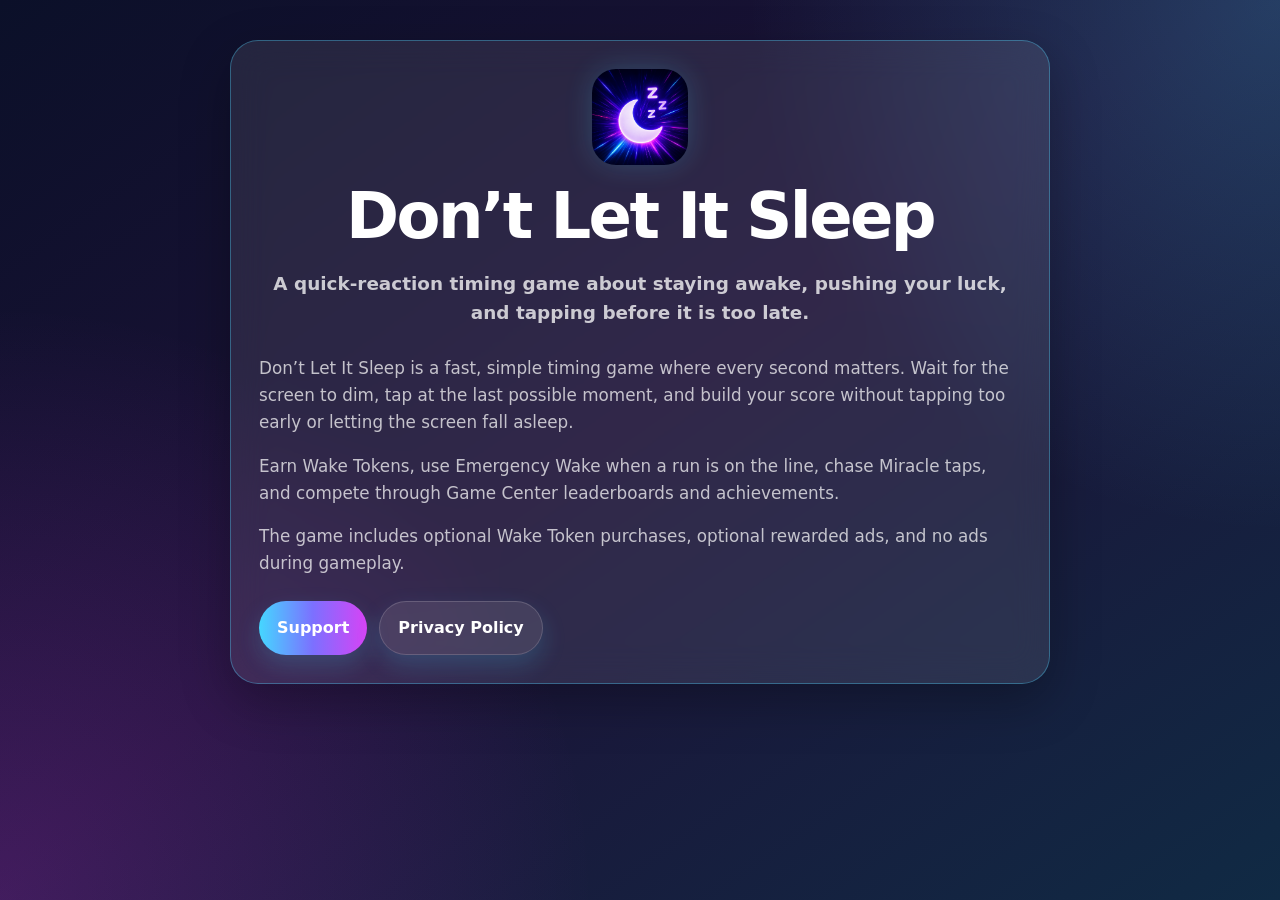
<file: index.html>
<!doctype html>

<html lang="en">
<head>
  <meta charset="utf-8">
  <meta name="viewport" content="width=device-width, initial-scale=1">
  <title>Don’t Let It Sleep</title>
  <style>
    :root {
      --bg-1: #0b1029;
      --bg-2: #1d1238;
      --bg-3: #102a44;
      --card: rgba(255, 255, 255, 0.09);
      --card-border: rgba(78, 214, 255, 0.35);
      --text: #ffffff;
      --muted: rgba(255, 255, 255, 0.72);
      --cyan: #45d7ff;
      --purple: #d743f5;
    }

* {
  box-sizing: border-box;
}

body {
  font-family: -apple-system, BlinkMacSystemFont, "Segoe UI", system-ui, sans-serif;
  max-width: 860px;
  margin: 0 auto;
  padding: 40px 20px;
  line-height: 1.6;
  color: var(--text);
  background:
    radial-gradient(circle at top right, rgba(69, 215, 255, 0.22), transparent 34%),
    radial-gradient(circle at bottom left, rgba(215, 67, 245, 0.20), transparent 38%),
    linear-gradient(145deg, var(--bg-1), var(--bg-2) 48%, var(--bg-3));
  min-height: 100vh;
}

.card {
  background: var(--card);
  border: 1.5px solid var(--card-border);
  border-radius: 28px;
  padding: 28px;
  box-shadow: 0 18px 50px rgba(0, 0, 0, 0.28);
  backdrop-filter: blur(18px);
}

.brand-icon {
  width: 96px;
  height: 96px;
  border-radius: 24px;
  display: grid;
  place-items: center;
  margin: 0 auto 18px;
  background: rgba(69, 215, 255, 0.10);
  box-shadow: 0 0 28px rgba(69, 215, 255, 0.20);
  overflow: hidden;
}

.brand-icon img {
  width: 100%;
  height: 100%;
  object-fit: cover;
  display: block;
}

h1 {
  margin: 0 0 12px;
  text-align: center;
  color: var(--text);
  font-size: clamp(2.1rem, 6vw, 4rem);
  line-height: 1.05;
  letter-spacing: -0.04em;
  font-weight: 900;
}

p {
  color: var(--muted);
  font-size: 1.05rem;
}

strong {
  color: var(--text);
}

a {
  color: var(--cyan);
  font-weight: 800;
  text-decoration: none;
}

a:hover {
  text-decoration: underline;
}

.tagline {
  text-align: center;
  color: rgba(255, 255, 255, 0.76);
  font-size: 1.15rem;
  font-weight: 800;
  margin-bottom: 28px;
}

.button-row {
  display: flex;
  flex-wrap: wrap;
  gap: 12px;
  margin-top: 24px;
}

.button {
  display: inline-flex;
  align-items: center;
  justify-content: center;
  padding: 13px 18px;
  border-radius: 999px;
  color: white;
  font-weight: 900;
  text-decoration: none;
  background: linear-gradient(90deg, var(--cyan), #7c70ff, var(--purple));
  box-shadow: 0 10px 24px rgba(69, 215, 255, 0.18);
}

.button.secondary {
  background: rgba(255, 255, 255, 0.10);
  border: 1px solid rgba(255, 255, 255, 0.16);
}

@media (max-width: 560px) {
  body {
    padding: 24px 14px;
  }

  .card {
    padding: 22px;
    border-radius: 24px;
  }

  .button-row {
    flex-direction: column;
  }

  .button {
    width: 100%;
  }
}

  </style>
</head>
<body>
  <div class="card">
    <div class="brand-icon" aria-hidden="true">
      <img src="dont-let-it-sleep-site/dlis-logo2.jpg" alt="">
    </div>

<h1>Don’t Let It Sleep</h1>

<p class="tagline">
  A quick-reaction timing game about staying awake, pushing your luck, and tapping before it is too late.
</p>

<p>
  Don’t Let It Sleep is a fast, simple timing game where every second matters. Wait for the screen to dim, tap at the last possible moment, and build your score without tapping too early or letting the screen fall asleep.
</p>

<p>
  Earn Wake Tokens, use Emergency Wake when a run is on the line, chase Miracle taps, and compete through Game Center leaderboards and achievements.
</p>

<p>
  The game includes optional Wake Token purchases, optional rewarded ads, and no ads during gameplay.
</p>

<div class="button-row">
  <a class="button" href="dont-let-it-sleep-site/support.html">Support</a>
  <a class="button secondary" href="dont-let-it-sleep-site/privacy.html">Privacy Policy</a>
</div>

  </div>
</body>
</html>
</file>
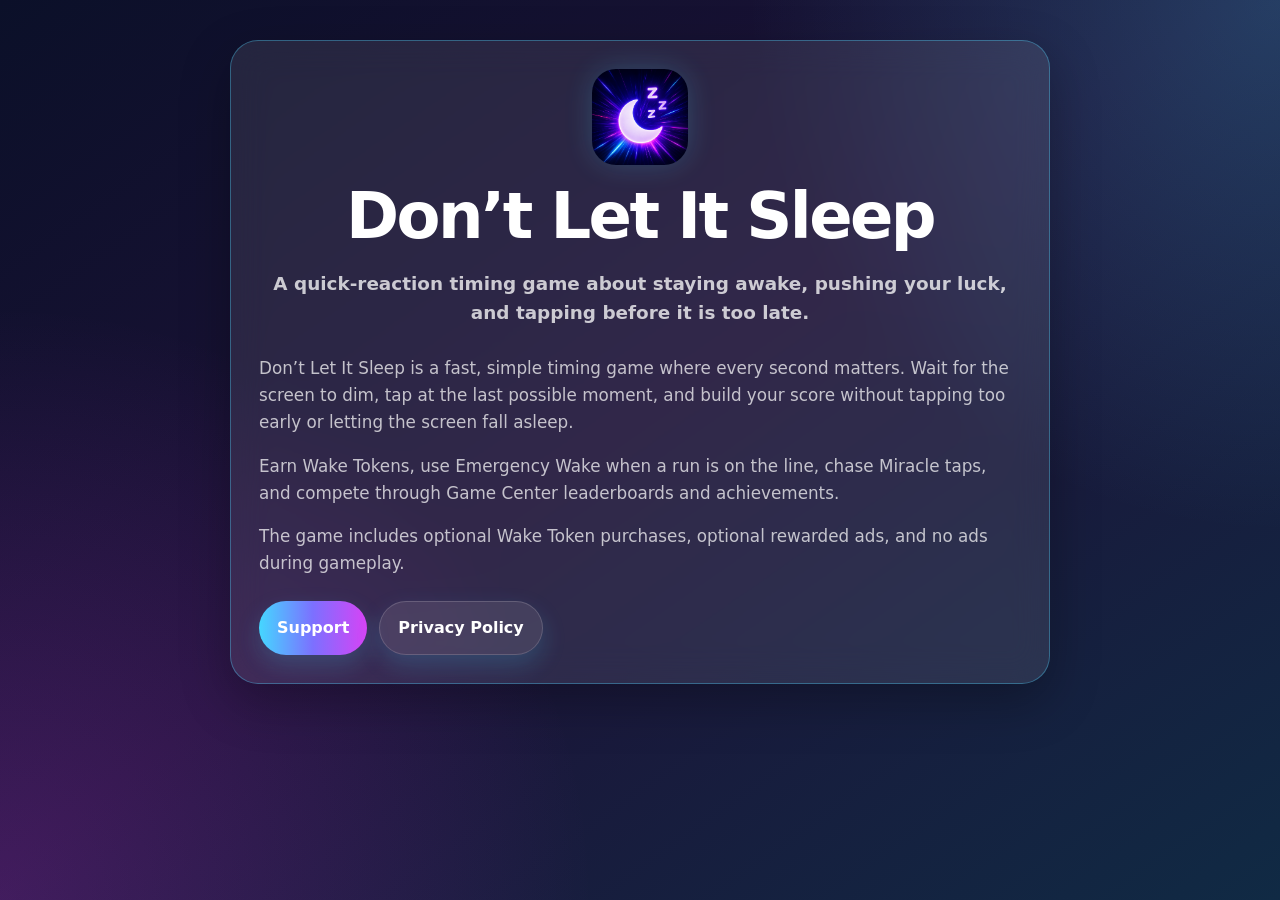
<file: dont-let-it-sleep-site/index.html>
<!doctype html>

<html lang="en">
<head>
  <meta charset="utf-8">
  <meta name="viewport" content="width=device-width, initial-scale=1">
  <title>Don’t Let It Sleep</title>
  <style>
    :root {
      --bg-1: #0b1029;
      --bg-2: #1d1238;
      --bg-3: #102a44;
      --card: rgba(255, 255, 255, 0.09);
      --card-border: rgba(78, 214, 255, 0.35);
      --text: #ffffff;
      --muted: rgba(255, 255, 255, 0.72);
      --cyan: #45d7ff;
      --purple: #d743f5;
    }

* {
  box-sizing: border-box;
}

body {
  font-family: -apple-system, BlinkMacSystemFont, "Segoe UI", system-ui, sans-serif;
  max-width: 860px;
  margin: 0 auto;
  padding: 40px 20px;
  line-height: 1.6;
  color: var(--text);
  background:
    radial-gradient(circle at top right, rgba(69, 215, 255, 0.22), transparent 34%),
    radial-gradient(circle at bottom left, rgba(215, 67, 245, 0.20), transparent 38%),
    linear-gradient(145deg, var(--bg-1), var(--bg-2) 48%, var(--bg-3));
  min-height: 100vh;
}

.card {
  background: var(--card);
  border: 1.5px solid var(--card-border);
  border-radius: 28px;
  padding: 28px;
  box-shadow: 0 18px 50px rgba(0, 0, 0, 0.28);
  backdrop-filter: blur(18px);
}

.brand-icon {
  width: 96px;
  height: 96px;
  border-radius: 24px;
  display: grid;
  place-items: center;
  margin: 0 auto 18px;
  background: rgba(69, 215, 255, 0.10);
  box-shadow: 0 0 28px rgba(69, 215, 255, 0.20);
  overflow: hidden;
}

.brand-icon img {
  width: 100%;
  height: 100%;
  object-fit: cover;
  display: block;
}

h1 {
  margin: 0 0 12px;
  text-align: center;
  color: var(--text);
  font-size: clamp(2.1rem, 6vw, 4rem);
  line-height: 1.05;
  letter-spacing: -0.04em;
  font-weight: 900;
}

p {
  color: var(--muted);
  font-size: 1.05rem;
}

strong {
  color: var(--text);
}

a {
  color: var(--cyan);
  font-weight: 800;
  text-decoration: none;
}

a:hover {
  text-decoration: underline;
}

.tagline {
  text-align: center;
  color: rgba(255, 255, 255, 0.76);
  font-size: 1.15rem;
  font-weight: 800;
  margin-bottom: 28px;
}

.button-row {
  display: flex;
  flex-wrap: wrap;
  gap: 12px;
  margin-top: 24px;
}

.button {
  display: inline-flex;
  align-items: center;
  justify-content: center;
  padding: 13px 18px;
  border-radius: 999px;
  color: white;
  font-weight: 900;
  text-decoration: none;
  background: linear-gradient(90deg, var(--cyan), #7c70ff, var(--purple));
  box-shadow: 0 10px 24px rgba(69, 215, 255, 0.18);
}

.button.secondary {
  background: rgba(255, 255, 255, 0.10);
  border: 1px solid rgba(255, 255, 255, 0.16);
}

@media (max-width: 560px) {
  body {
    padding: 24px 14px;
  }

  .card {
    padding: 22px;
    border-radius: 24px;
  }

  .button-row {
    flex-direction: column;
  }

  .button {
    width: 100%;
  }
}

  </style>
</head>
<body>
  <div class="card">
    <div class="brand-icon" aria-hidden="true">
      <img src="dlis-logo2.jpg" alt="">
    </div>

<h1>Don’t Let It Sleep</h1>

<p class="tagline">
  A quick-reaction timing game about staying awake, pushing your luck, and tapping before it is too late.
</p>

<p>
  Don’t Let It Sleep is a fast, simple timing game where every second matters. Wait for the screen to dim, tap at the last possible moment, and build your score without tapping too early or letting the screen fall asleep.
</p>

<p>
  Earn Wake Tokens, use Emergency Wake when a run is on the line, chase Miracle taps, and compete through Game Center leaderboards and achievements.
</p>

<p>
  The game includes optional Wake Token purchases, optional rewarded ads, and no ads during gameplay.
</p>

<div class="button-row">
  <a class="button" href="support.html">Support</a>
  <a class="button secondary" href="privacy.html">Privacy Policy</a>
</div>

  </div>
</body>
</html>
</file>
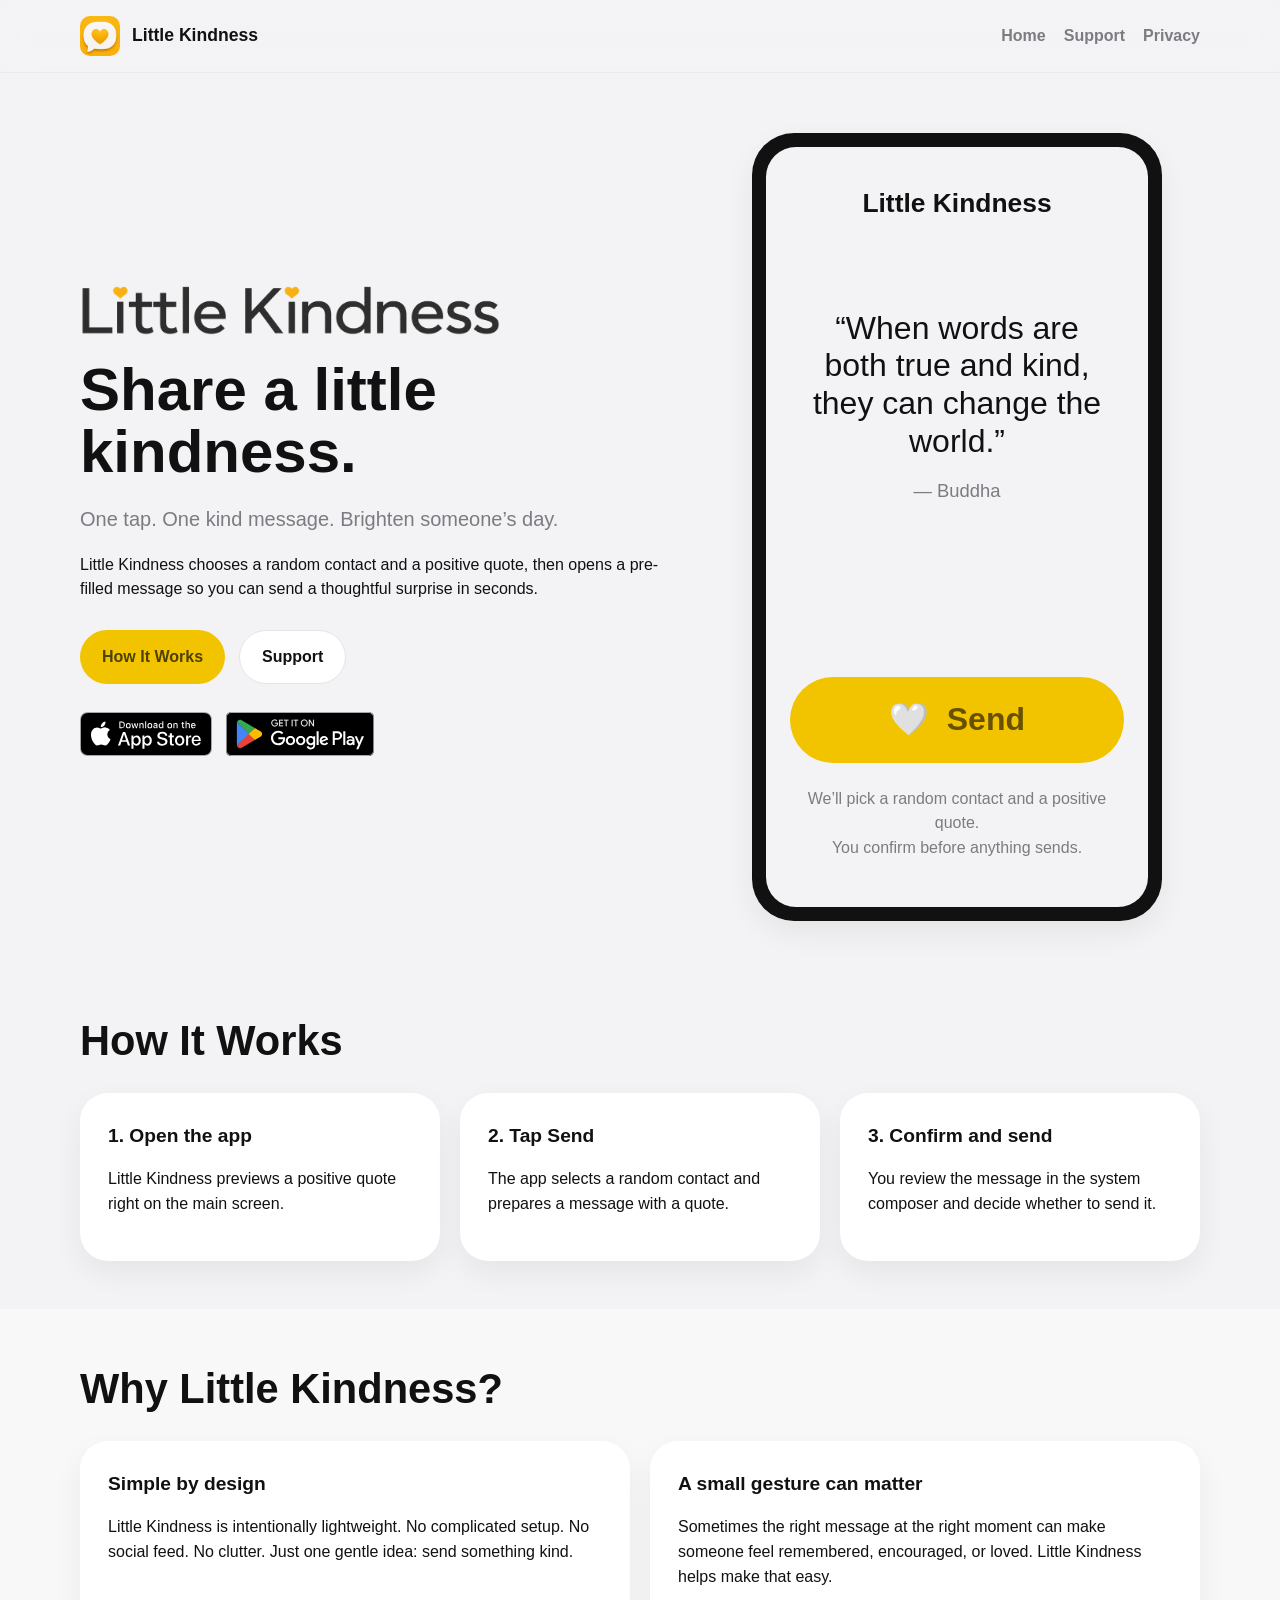
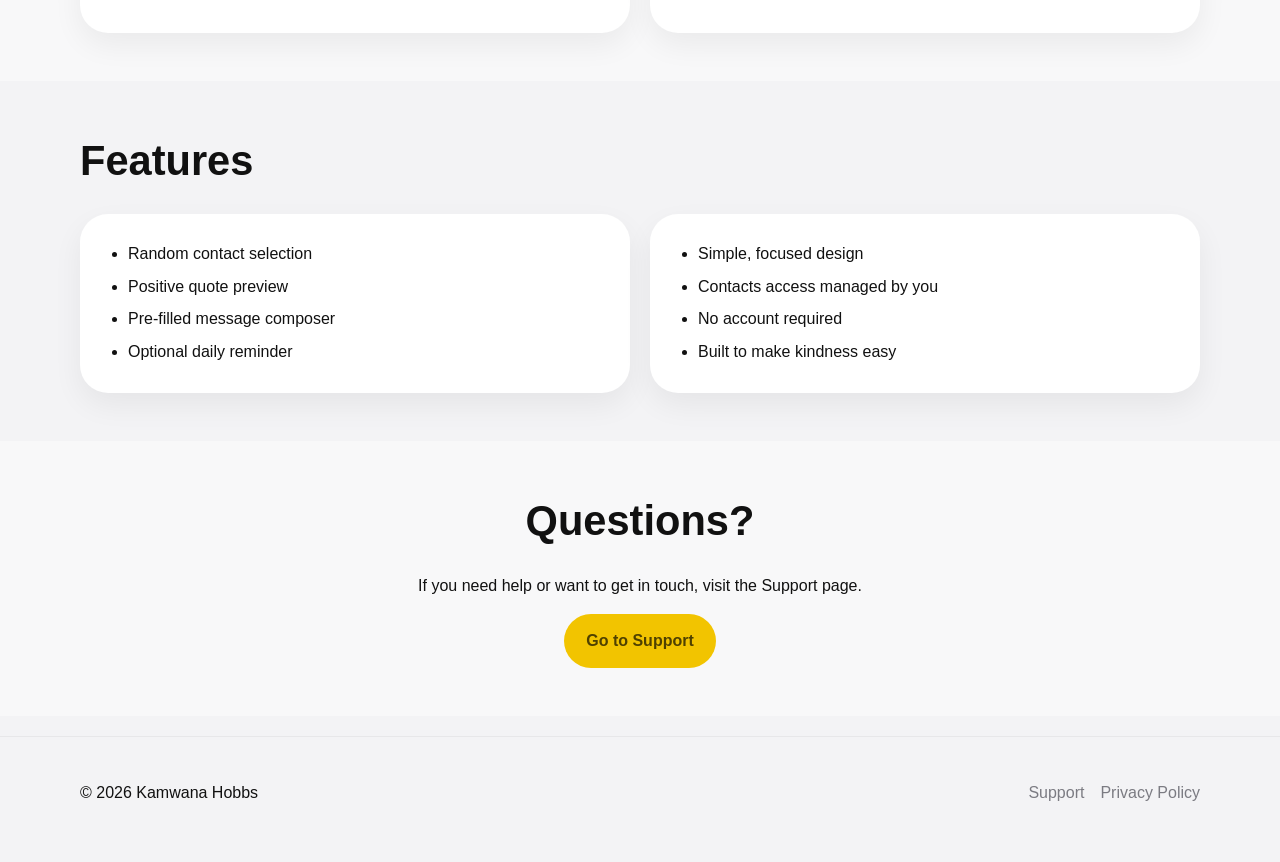
<file: little-kindness/index.html>
<!DOCTYPE html>

<html lang="en">
<head>
  <meta charset="UTF-8" />
  <meta name="viewport" content="width=device-width, initial-scale=1.0" />
  <title>Little Kindness</title>
  <meta name="description" content="Little Kindness helps you share a little kindness with one tap by sending a positive quote to someone in your contacts." />
  <link rel="stylesheet" href="styles.css" />
</head>
<body>
  <header class="site-header">
    <div class="container nav">
      <a href="index.html" class="brand">
        <img src="assets/little-kindness-icon.png" alt="Little Kindness app icon" class="brand-icon" />
        <span>Little Kindness</span>
      </a>
      <nav class="nav-links">
        <a href="index.html">Home</a>
        <a href="support.html">Support</a>
        <a href="privacy.html">Privacy</a>
      </nav>
    </div>
  </header>

  <main>
    <section class="hero">
      <div class="container hero-grid">
        <div class="hero-copy">
          <img src="assets/little-kindness-logo.png" alt="Little Kindness logo" class="hero-logo" />
          <h1>Share a little kindness.</h1>
          <p class="hero-subtitle">
            One tap. One kind message. Brighten someone’s day.
          </p>
          <p>
            Little Kindness chooses a random contact and a positive quote, then opens a pre-filled message so you can send a thoughtful surprise in seconds.
          </p>

      <div class="button-row">
        <!-- <a href="#" class="btn btn-primary">Download on the App Store</a> -->
        <!-- <a href="#" class="btn btn-secondary">Get it on Google Play</a> -->
        <a href="#how-it-works" class="btn btn-primary">How It Works</a>
        <a href="support.html" class="btn btn-secondary">Support</a>
      </div>
        
      <div class="button-row">
        <a href="https://apps.apple.com/us/app/little-kindness/id6783575321">
  <img 
  src="assets/Download_on_the_App_Store_Badge_US-UK_RGB_blk_092917.svg" 
    alt="Download on the App Store" 
    style="height: 44px; width: auto;"
  >
</a>

<!-- <a href="https://play.google.com/store/apps/details?id=com.kamhobbs.littlekindness"> -->
  <a href="https://tinyurl.com/little-kindness">      
  <img 
    src="assets/GetItOnGooglePlay_Badge_Web_color_English.svg" 
    alt="Get It on Google Play Badge" 
    style="height: 44px; width: auto;"
  >
</a>
      </div>

    </div>

    <div class="hero-phone">
      <div class="phone-frame">
        <div class="phone-screen">
          <div class="mock-header">Little Kindness</div>
          <div class="mock-quote">
            <p class="quote-text">“When words are both true and kind, they can change the world.”</p>
            <p class="quote-author">— Buddha</p>
          </div>
          <div class="mock-button">🤍&nbsp;&nbsp;Send</div>
          <p class="mock-footer">
            We’ll pick a random contact and a positive quote.<br />
            You confirm before anything sends.
          </p>
        </div>
      </div>
    </div>
  </div>
</section>

<section class="section" id="how-it-works">
  <div class="container">
    <h2>How It Works</h2>
    <div class="card-grid three-up">
      <div class="card">
        <h3>1. Open the app</h3>
        <p>Little Kindness previews a positive quote right on the main screen.</p>
      </div>
      <div class="card">
        <h3>2. Tap Send</h3>
        <p>The app selects a random contact and prepares a message with a quote.</p>
      </div>
      <div class="card">
        <h3>3. Confirm and send</h3>
        <p>You review the message in the system composer and decide whether to send it.</p>
      </div>
    </div>
  </div>
</section>

<section class="section alt-bg">
  <div class="container">
    <h2>Why Little Kindness?</h2>
    <div class="card-grid two-up">
      <div class="card">
        <h3>Simple by design</h3>
        <p>
          Little Kindness is intentionally lightweight. No complicated setup. No social feed. No clutter. Just one gentle idea: send something kind.
        </p>
      </div>
      <div class="card">
        <h3>A small gesture can matter</h3>
        <p>
          Sometimes the right message at the right moment can make someone feel remembered, encouraged, or loved. Little Kindness helps make that easy.
        </p>
      </div>
    </div>
  </div>
</section>

<section class="section">
  <div class="container">
    <h2>Features</h2>
    <div class="card-grid two-up">
      <div class="card">
        <ul class="feature-list">
          <li>Random contact selection</li>
          <li>Positive quote preview</li>
          <li>Pre-filled message composer</li>
          <li>Optional daily reminder</li>
        </ul>
      </div>
      <div class="card">
        <ul class="feature-list">
          <li>Simple, focused design</li>
          <li>Contacts access managed by you</li>
          <li>No account required</li>
          <li>Built to make kindness easy</li>
        </ul>
      </div>
    </div>
  </div>
</section>

<section class="section alt-bg">
  <div class="container centered">
    <h2>Questions?</h2>
    <p>If you need help or want to get in touch, visit the Support page.</p>
    <a href="support.html" class="btn btn-primary">Go to Support</a>
  </div>
</section>

  </main>

  <footer class="site-footer">
    <div class="container footer-inner">
      <p>© 2026 Kamwana Hobbs</p>
      <div class="footer-links">
        <a href="support.html">Support</a>
        <a href="privacy.html">Privacy Policy</a>
      </div>
    </div>
  </footer>
</body>
</html>
</file>
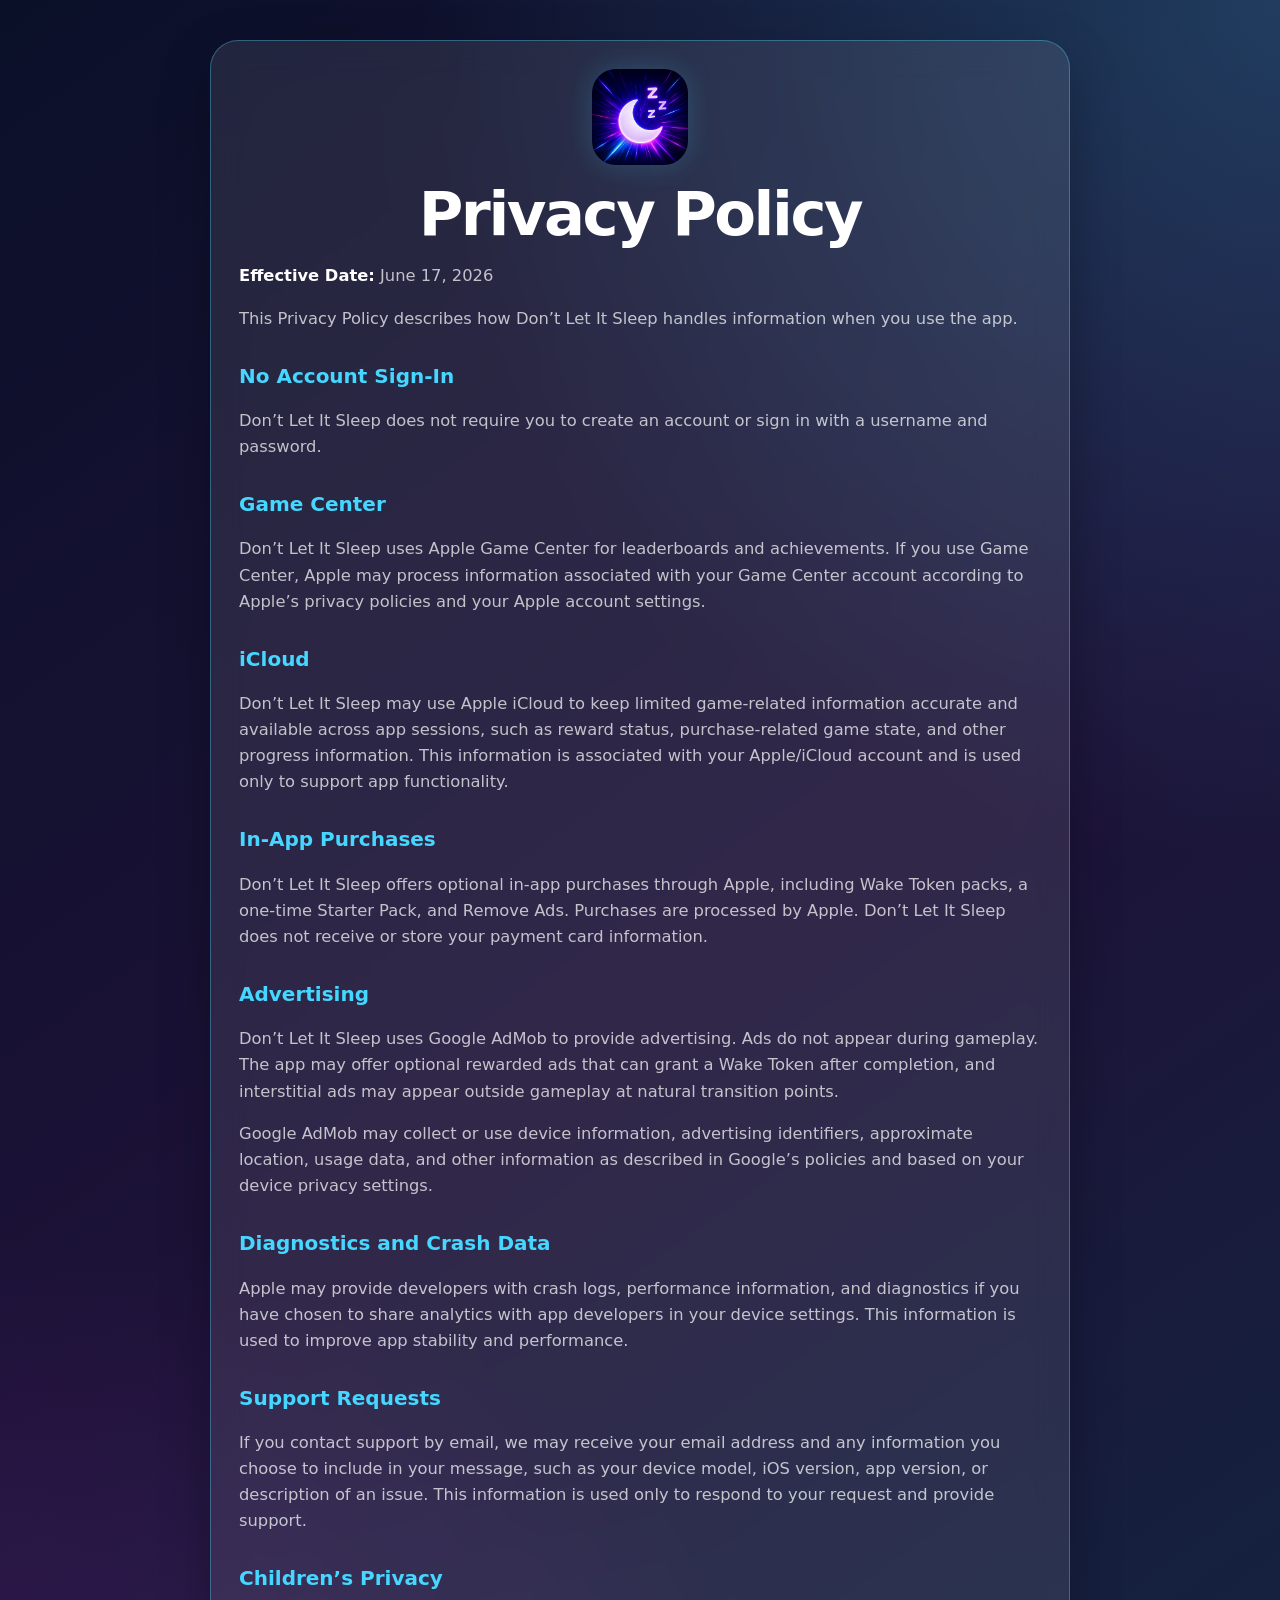
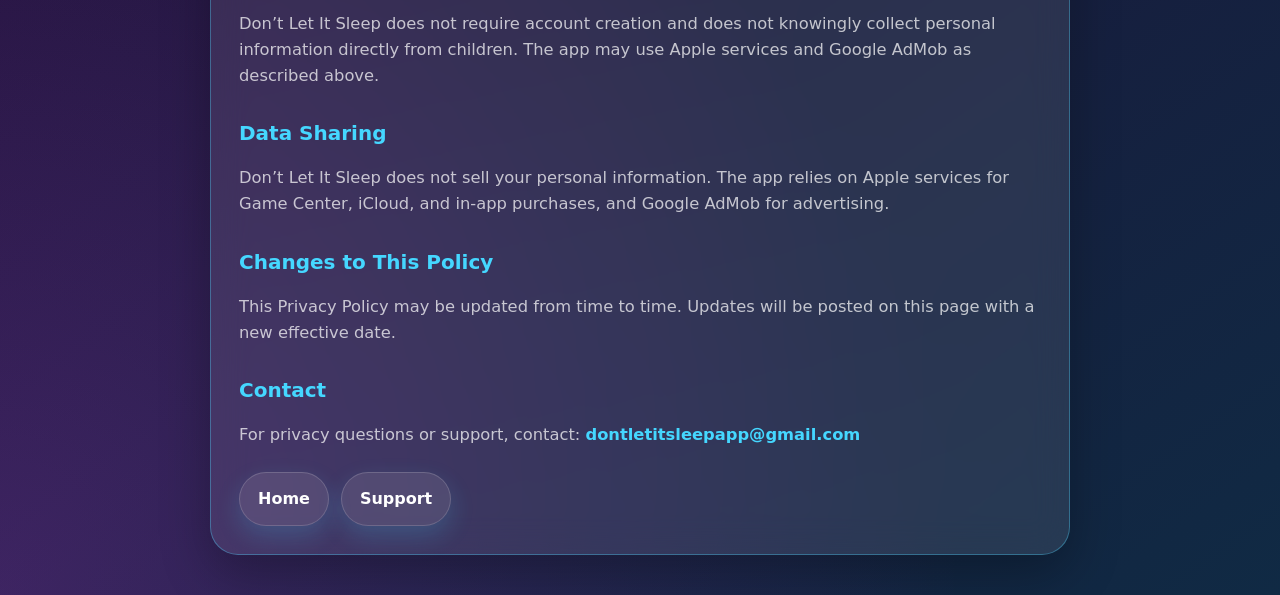
<file: dont-let-it-sleep-site/privacy.html>
<!doctype html>

<html lang="en">
<head>
  <meta charset="utf-8">
  <meta name="viewport" content="width=device-width, initial-scale=1">
  <title>Don’t Let It Sleep Privacy Policy</title>
  <style>
    :root {
      --bg-1: #0b1029;
      --bg-2: #1d1238;
      --bg-3: #102a44;
      --card: rgba(255, 255, 255, 0.09);
      --card-border: rgba(78, 214, 255, 0.35);
      --text: #ffffff;
      --muted: rgba(255, 255, 255, 0.72);
      --cyan: #45d7ff;
      --purple: #d743f5;
    }
    
* {
  box-sizing: border-box;
}

body {
  font-family: -apple-system, BlinkMacSystemFont, "Segoe UI", system-ui, sans-serif;
  max-width: 900px;
  margin: 0 auto;
  padding: 40px 20px;
  line-height: 1.6;
  color: var(--text);
  background:
    radial-gradient(circle at top right, rgba(69, 215, 255, 0.22), transparent 34%),
    radial-gradient(circle at bottom left, rgba(215, 67, 245, 0.20), transparent 38%),
    linear-gradient(145deg, var(--bg-1), var(--bg-2) 48%, var(--bg-3));
  min-height: 100vh;
}

.card {
  background: var(--card);
  border: 1.5px solid var(--card-border);
  border-radius: 28px;
  padding: 28px;
  box-shadow: 0 18px 50px rgba(0, 0, 0, 0.28);
  backdrop-filter: blur(18px);
}

.brand-icon {
  width: 96px;
  height: 96px;
  border-radius: 24px;
  display: grid;
  place-items: center;
  margin: 0 auto 18px;
  background: rgba(69, 215, 255, 0.10);
  box-shadow: 0 0 28px rgba(69, 215, 255, 0.20);
  overflow: hidden;
}

.brand-icon img {
  width: 100%;
  height: 100%;
  object-fit: cover;
  display: block;
}

h1 {
  margin: 0 0 12px;
  text-align: center;
  color: var(--text);
  font-size: clamp(2.1rem, 6vw, 3.8rem);
  line-height: 1.05;
  letter-spacing: -0.04em;
  font-weight: 900;
}

h2 {
  color: var(--cyan);
  margin-top: 28px;
  margin-bottom: 8px;
  font-size: 1.25rem;
}

p {
  color: var(--muted);
  font-size: 1.02rem;
}

strong {
  color: var(--text);
}

a {
  color: var(--cyan);
  font-weight: 800;
  text-decoration: none;
}

a:hover {
  text-decoration: underline;
}

.button-row {
  display: flex;
  flex-wrap: wrap;
  gap: 12px;
  margin-top: 24px;
}

.button {
  display: inline-flex;
  align-items: center;
  justify-content: center;
  padding: 13px 18px;
  border-radius: 999px;
  color: white;
  font-weight: 900;
  text-decoration: none;
  background: linear-gradient(90deg, var(--cyan), #7c70ff, var(--purple));
  box-shadow: 0 10px 24px rgba(69, 215, 255, 0.18);
}

.button.secondary {
  background: rgba(255, 255, 255, 0.10);
  border: 1px solid rgba(255, 255, 255, 0.16);
}

@media (max-width: 560px) {
  body {
    padding: 24px 14px;
  }

  .card {
    padding: 22px;
    border-radius: 24px;
  }

  .button-row {
    flex-direction: column;
  }

  .button {
    width: 100%;
  }
}

  </style>
</head>
<body>
  <div class="card">
    <div class="brand-icon" aria-hidden="true">
      <img src="dlis-logo2.jpg" alt="">
    </div>

<h1>Privacy Policy</h1>

<p><strong>Effective Date:</strong> June 17, 2026</p>

<p>
  This Privacy Policy describes how Don’t Let It Sleep handles information when you use the app.
</p>

<h2>No Account Sign-In</h2>
<p>
  Don’t Let It Sleep does not require you to create an account or sign in with a username and password.
</p>

<h2>Game Center</h2>
<p>
  Don’t Let It Sleep uses Apple Game Center for leaderboards and achievements. If you use Game Center, Apple may process information associated with your Game Center account according to Apple’s privacy policies and your Apple account settings.
</p>

<h2>iCloud</h2>
<p>
  Don’t Let It Sleep may use Apple iCloud to keep limited game-related information accurate and available across app sessions, such as reward status, purchase-related game state, and other progress information. This information is associated with your Apple/iCloud account and is used only to support app functionality.
</p>

<h2>In-App Purchases</h2>
<p>
  Don’t Let It Sleep offers optional in-app purchases through Apple, including Wake Token packs, a one-time Starter Pack, and Remove Ads. Purchases are processed by Apple. Don’t Let It Sleep does not receive or store your payment card information.
</p>

<h2>Advertising</h2>
<p>
  Don’t Let It Sleep uses Google AdMob to provide advertising. Ads do not appear during gameplay. The app may offer optional rewarded ads that can grant a Wake Token after completion, and interstitial ads may appear outside gameplay at natural transition points.
</p>

<p>
  Google AdMob may collect or use device information, advertising identifiers, approximate location, usage data, and other information as described in Google’s policies and based on your device privacy settings.
</p>

<h2>Diagnostics and Crash Data</h2>
<p>
  Apple may provide developers with crash logs, performance information, and diagnostics if you have chosen to share analytics with app developers in your device settings. This information is used to improve app stability and performance.
</p>

<h2>Support Requests</h2>
<p>
  If you contact support by email, we may receive your email address and any information you choose to include in your message, such as your device model, iOS version, app version, or description of an issue. This information is used only to respond to your request and provide support.
</p>

<h2>Children’s Privacy</h2>
<p>
  Don’t Let It Sleep does not require account creation and does not knowingly collect personal information directly from children. The app may use Apple services and Google AdMob as described above.
</p>

<h2>Data Sharing</h2>
<p>
  Don’t Let It Sleep does not sell your personal information. The app relies on Apple services for Game Center, iCloud, and in-app purchases, and Google AdMob for advertising.
</p>

<h2>Changes to This Policy</h2>
<p>
  This Privacy Policy may be updated from time to time. Updates will be posted on this page with a new effective date.
</p>

<h2>Contact</h2>
<p>
  For privacy questions or support, contact:
  <a href="mailto:dontletitsleepapp@gmail.com">dontletitsleepapp@gmail.com</a>
</p>

<div class="button-row">
  <a class="button secondary" href="index.html">Home</a>
  <a class="button secondary" href="support.html">Support</a>
</div>

  </div>
</body>
</html>
</file>
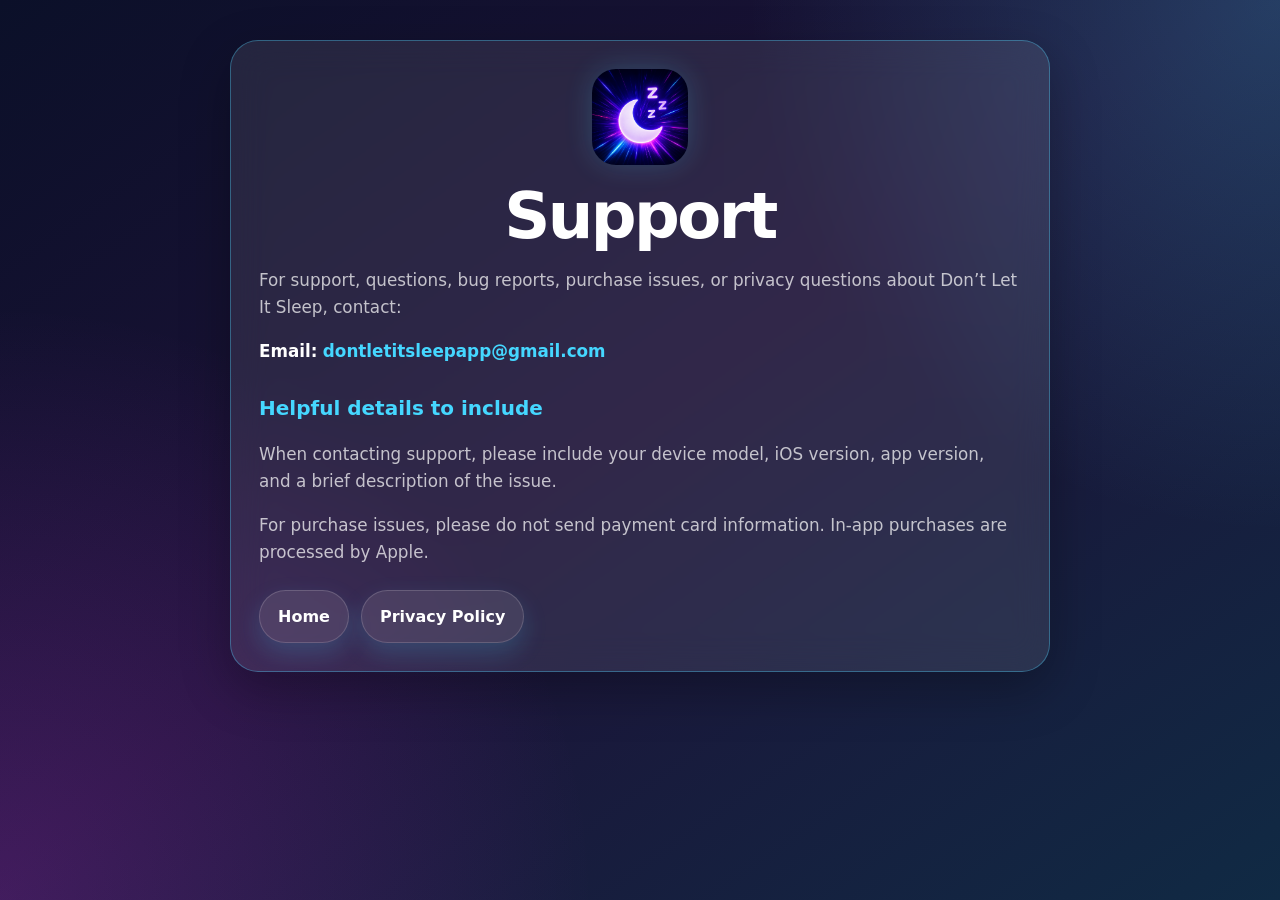
<file: dont-let-it-sleep-site/support.html>
<!doctype html>

<html lang="en">
<head>
  <meta charset="utf-8">
  <meta name="viewport" content="width=device-width, initial-scale=1">
  <title>Don’t Let It Sleep Support</title>
  <style>
    :root {
      --bg-1: #0b1029;
      --bg-2: #1d1238;
      --bg-3: #102a44;
      --card: rgba(255, 255, 255, 0.09);
      --card-border: rgba(78, 214, 255, 0.35);
      --text: #ffffff;
      --muted: rgba(255, 255, 255, 0.72);
      --cyan: #45d7ff;
      --purple: #d743f5;
    }

* {
  box-sizing: border-box;
}

body {
  font-family: -apple-system, BlinkMacSystemFont, "Segoe UI", system-ui, sans-serif;
  max-width: 860px;
  margin: 0 auto;
  padding: 40px 20px;
  line-height: 1.6;
  color: var(--text);
  background:
    radial-gradient(circle at top right, rgba(69, 215, 255, 0.22), transparent 34%),
    radial-gradient(circle at bottom left, rgba(215, 67, 245, 0.20), transparent 38%),
    linear-gradient(145deg, var(--bg-1), var(--bg-2) 48%, var(--bg-3));
  min-height: 100vh;
}

.card {
  background: var(--card);
  border: 1.5px solid var(--card-border);
  border-radius: 28px;
  padding: 28px;
  box-shadow: 0 18px 50px rgba(0, 0, 0, 0.28);
  backdrop-filter: blur(18px);
}

.brand-icon {
  width: 96px;
  height: 96px;
  border-radius: 24px;
  display: grid;
  place-items: center;
  margin: 0 auto 18px;
  background: rgba(69, 215, 255, 0.10);
  box-shadow: 0 0 28px rgba(69, 215, 255, 0.20);
  overflow: hidden;
}

.brand-icon img {
  width: 100%;
  height: 100%;
  object-fit: cover;
  display: block;
}

h1 {
  margin: 0 0 12px;
  text-align: center;
  color: var(--text);
  font-size: clamp(2.1rem, 6vw, 4rem);
  line-height: 1.05;
  letter-spacing: -0.04em;
  font-weight: 900;
}

h2 {
  color: var(--cyan);
  margin-top: 28px;
  margin-bottom: 8px;
  font-size: 1.25rem;
}

p {
  color: var(--muted);
  font-size: 1.05rem;
}

strong {
  color: var(--text);
}

a {
  color: var(--cyan);
  font-weight: 800;
  text-decoration: none;
}

a:hover {
  text-decoration: underline;
}

.button-row {
  display: flex;
  flex-wrap: wrap;
  gap: 12px;
  margin-top: 24px;
}

.button {
  display: inline-flex;
  align-items: center;
  justify-content: center;
  padding: 13px 18px;
  border-radius: 999px;
  color: white;
  font-weight: 900;
  text-decoration: none;
  background: linear-gradient(90deg, var(--cyan), #7c70ff, var(--purple));
  box-shadow: 0 10px 24px rgba(69, 215, 255, 0.18);
}

.button.secondary {
  background: rgba(255, 255, 255, 0.10);
  border: 1px solid rgba(255, 255, 255, 0.16);
}

@media (max-width: 560px) {
  body {
    padding: 24px 14px;
  }

  .card {
    padding: 22px;
    border-radius: 24px;
  }

  .button-row {
    flex-direction: column;
  }

  .button {
    width: 100%;
  }
}

  </style>
</head>
<body>
  <div class="card">
    <div class="brand-icon" aria-hidden="true">
      <img src="dlis-logo2.jpg" alt="">
    </div>

<h1>Support</h1>

<p>
  For support, questions, bug reports, purchase issues, or privacy questions about Don’t Let It Sleep, contact:
</p>

<p>
  <strong>Email:</strong> <a href="mailto:dontletitsleepapp@gmail.com">dontletitsleepapp@gmail.com</a>
</p>

<h2>Helpful details to include</h2>

<p>
  When contacting support, please include your device model, iOS version, app version, and a brief description of the issue.
</p>

<p>
  For purchase issues, please do not send payment card information. In-app purchases are processed by Apple.
</p>

<div class="button-row">
  <a class="button secondary" href="index.html">Home</a>
  <a class="button secondary" href="privacy.html">Privacy Policy</a>
</div>

  </div>
</body>
</html>
</file>
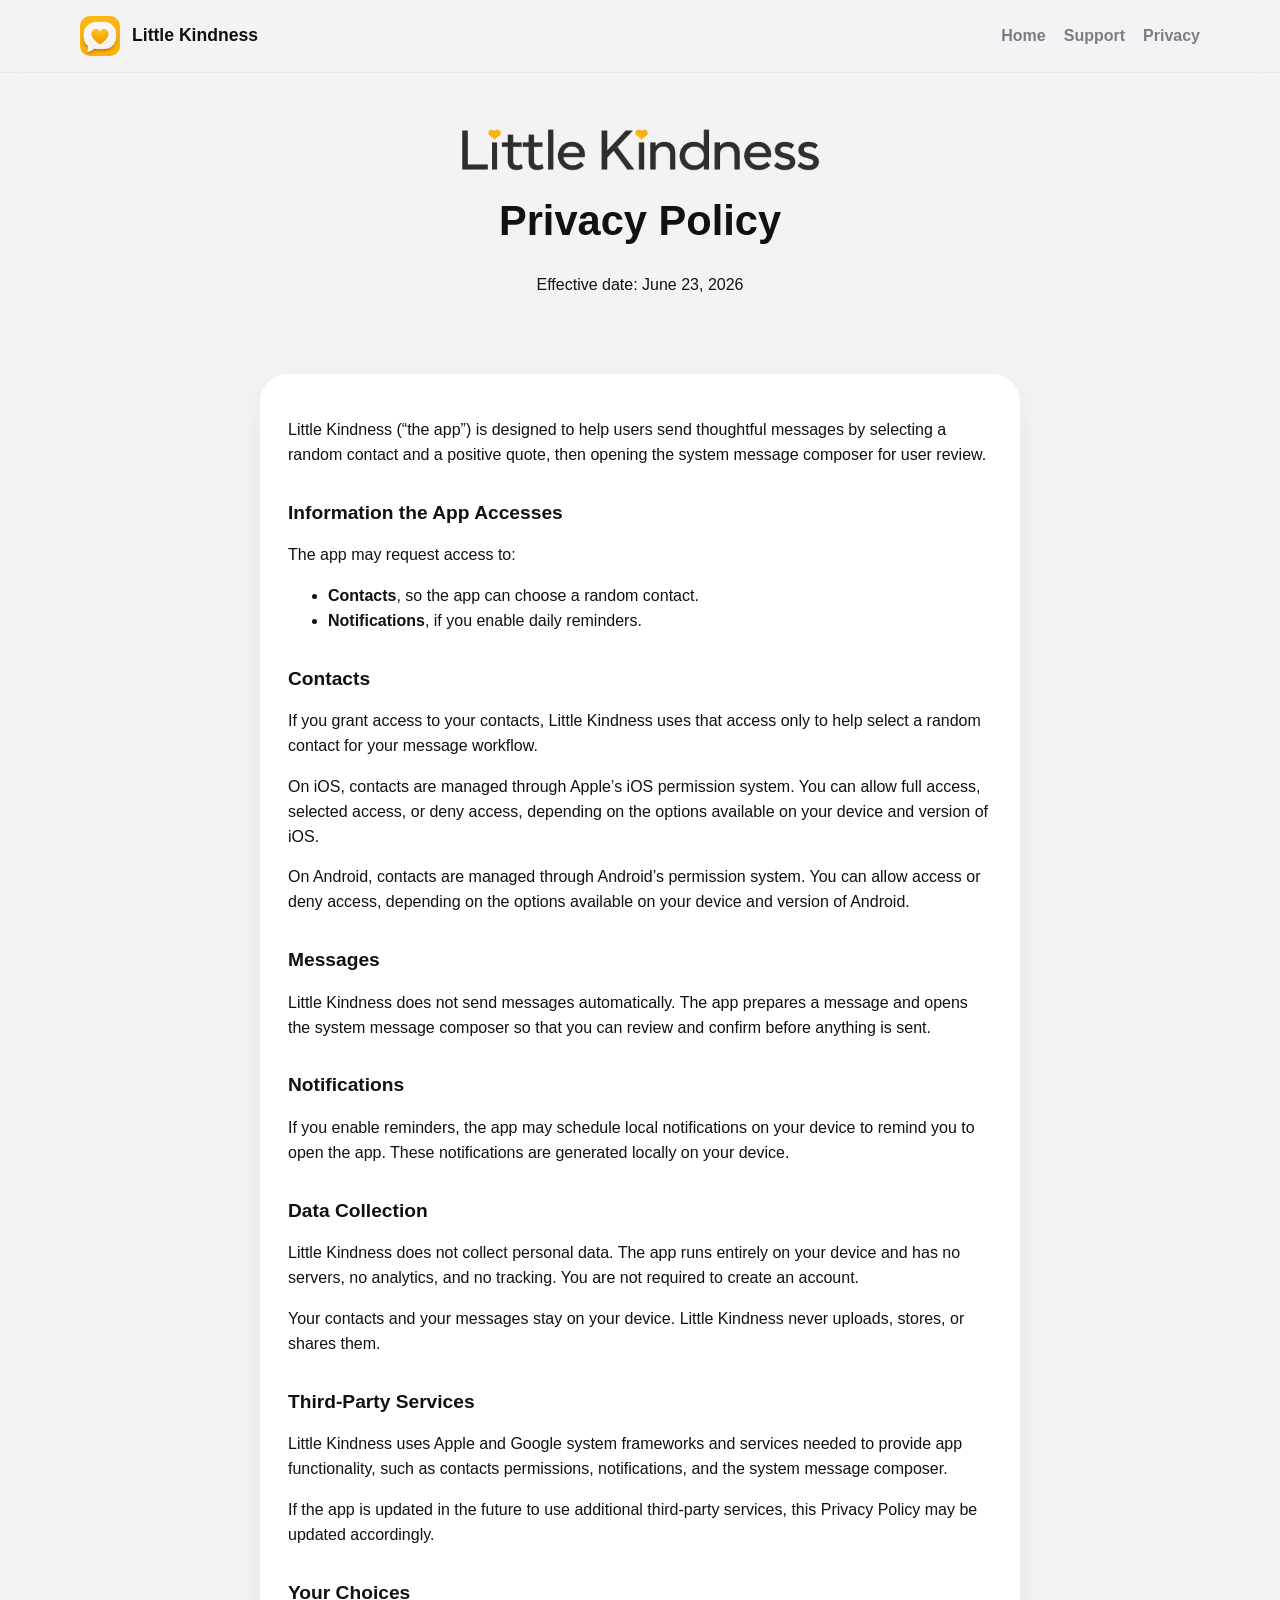
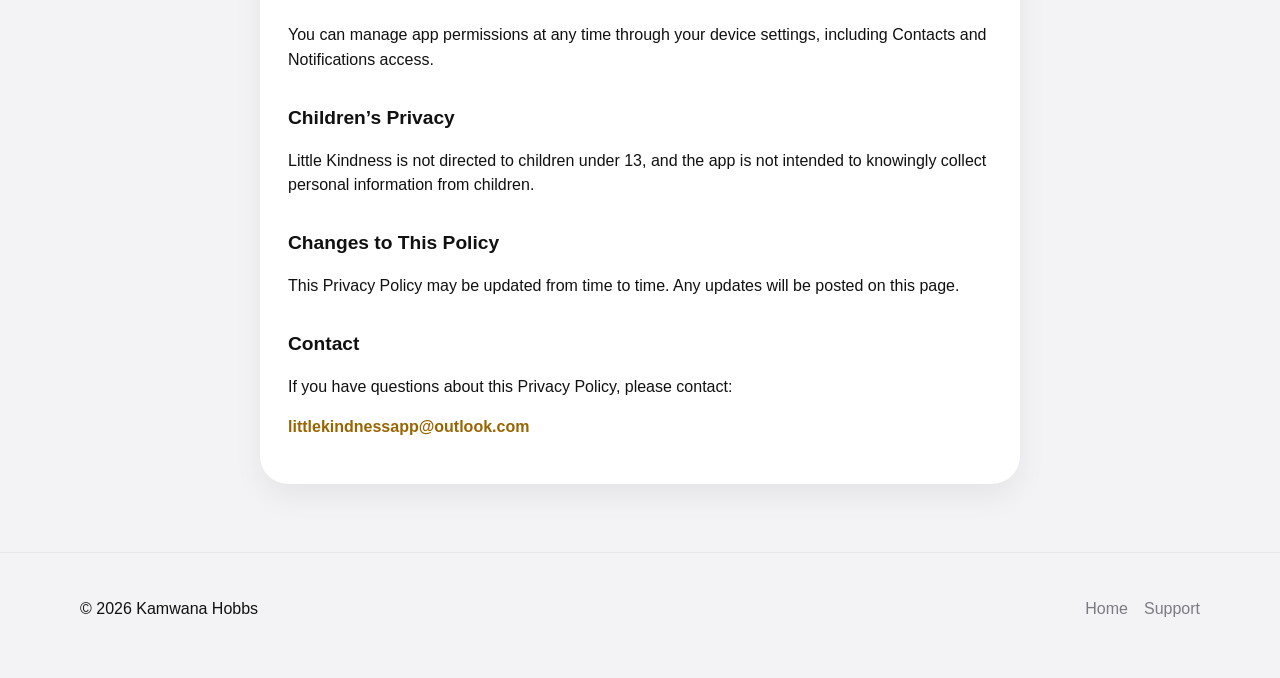
<file: little-kindness/privacy.html>
<!DOCTYPE html>

<html lang="en">
<head>
  <meta charset="UTF-8" />
  <meta name="viewport" content="width=device-width, initial-scale=1.0" />
  <title>Little Kindness Privacy Policy</title>
  <meta name="description" content="Privacy Policy for Little Kindness." />
  <link rel="stylesheet" href="styles.css" />
</head>
<body>
  <header class="site-header">
    <div class="container nav">
      <a href="index.html" class="brand">
        <img src="assets/little-kindness-icon.png" alt="Little Kindness app icon" class="brand-icon" />
        <span>Little Kindness</span>
      </a>
      <nav class="nav-links">
        <a href="index.html">Home</a>
        <a href="support.html">Support</a>
        <a href="privacy.html">Privacy</a>
      </nav>
    </div>
  </header>

  <main class="page-main">
    <section class="page-hero">
      <div class="container centered narrow">
        <img src="assets/little-kindness-logo.png" alt="Little Kindness logo" class="page-logo" />
        <h1>Privacy Policy</h1>
        <p>Effective date: June 23, 2026</p>
      </div>
    </section>

<section class="section">
  <div class="container narrow">
    <div class="card legal-card">
      <p>
        Little Kindness (“the app”) is designed to help users send thoughtful messages by selecting a random contact and a positive quote, then opening the system message composer for user review.
      </p>

      <h2>Information the App Accesses</h2>
      <p>
        The app may request access to:
      </p>
      <ul>
        <li><strong>Contacts</strong>, so the app can choose a random contact.</li>
        <li><strong>Notifications</strong>, if you enable daily reminders.</li>
      </ul>

      <h2>Contacts</h2>
      <p>
        If you grant access to your contacts, Little Kindness uses that access only to help select a random contact for your message workflow.
      </p>
      <p>
        On iOS, contacts are managed through Apple’s iOS permission system. You can allow full access, selected access, or deny access, depending on the options available on your device and version of iOS.
      </p>
      <p>
        On Android, contacts are managed through Android’s permission system. You can allow access or deny access, depending on the options available on your device and version of Android.
      </p>

      <h2>Messages</h2>
      <p>
        Little Kindness does not send messages automatically. The app prepares a message and opens the system message composer so that you can review and confirm before anything is sent.
      </p>

      <h2>Notifications</h2>
      <p>
        If you enable reminders, the app may schedule local notifications on your device to remind you to open the app. These notifications are generated locally on your device.
      </p>

      <h2>Data Collection</h2>
      <p>
        Little Kindness does not collect personal data. The app runs entirely on your device and has no servers, no analytics, and no tracking. You are not required to create an account.
      </p>
      <p>
        Your contacts and your messages stay on your device. Little Kindness never uploads, stores, or shares them.
      </p>

      <h2>Third-Party Services</h2>
      <p>
        Little Kindness uses Apple and Google system frameworks and services needed to provide app functionality, such as contacts permissions, notifications, and the system message composer.
      </p>
      <p>
        If the app is updated in the future to use additional third-party services, this Privacy Policy may be updated accordingly.
      </p>

      <h2>Your Choices</h2>
      <p>
        You can manage app permissions at any time through your device settings, including Contacts and Notifications access.
      </p>

      <h2>Children’s Privacy</h2>
      <p>
        Little Kindness is not directed to children under 13, and the app is not intended to knowingly collect personal information from children.
      </p>

      <h2>Changes to This Policy</h2>
      <p>
        This Privacy Policy may be updated from time to time. Any updates will be posted on this page.
      </p>

      <h2>Contact</h2>
      <p>
        If you have questions about this Privacy Policy, please contact:
      </p>
      <p>
        <a href="mailto:littlekindnessapp@outlook.com" class="text-link">littlekindnessapp@outlook.com</a>
      </p>
    </div>
  </div>
</section>

  </main>

  <footer class="site-footer">
    <div class="container footer-inner">
      <p>© 2026 Kamwana Hobbs</p>
      <div class="footer-links">
        <a href="index.html">Home</a>
        <a href="support.html">Support</a>
      </div>
    </div>
  </footer>
</body>
</html>
</file>
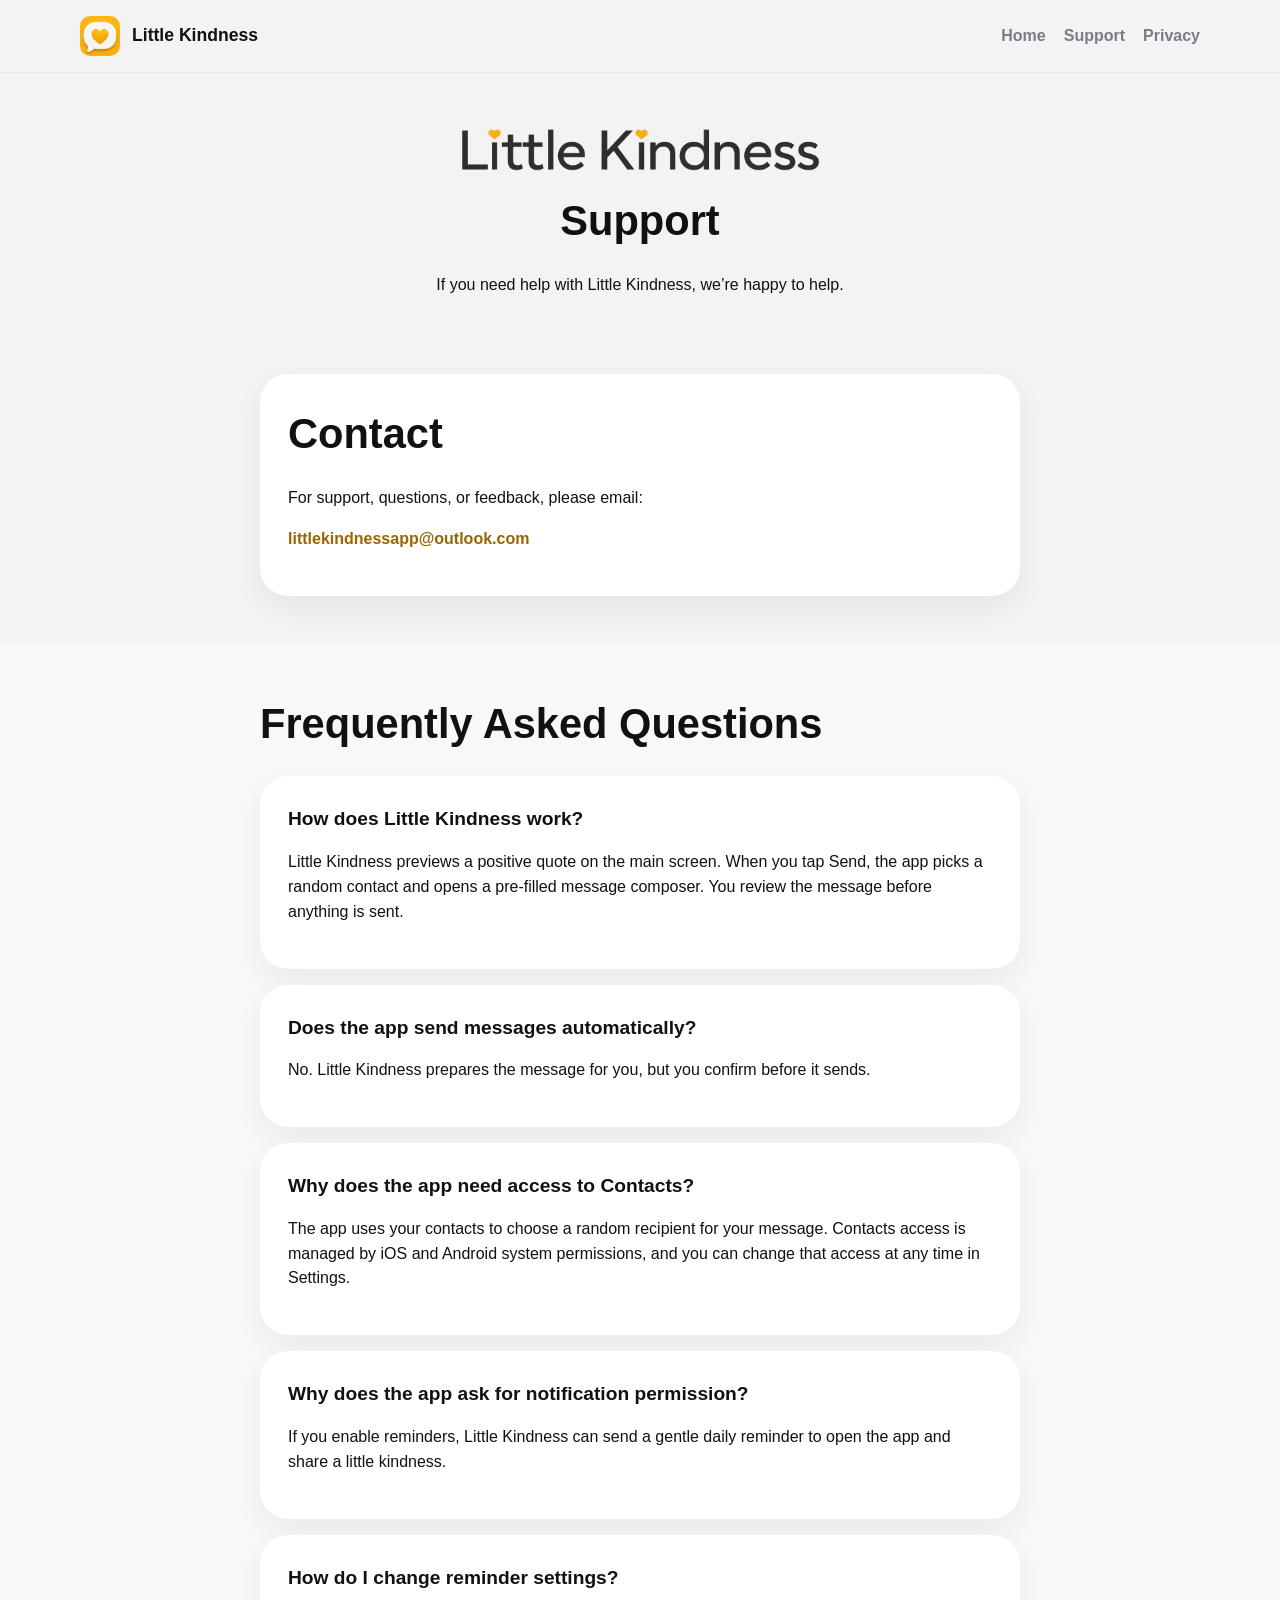
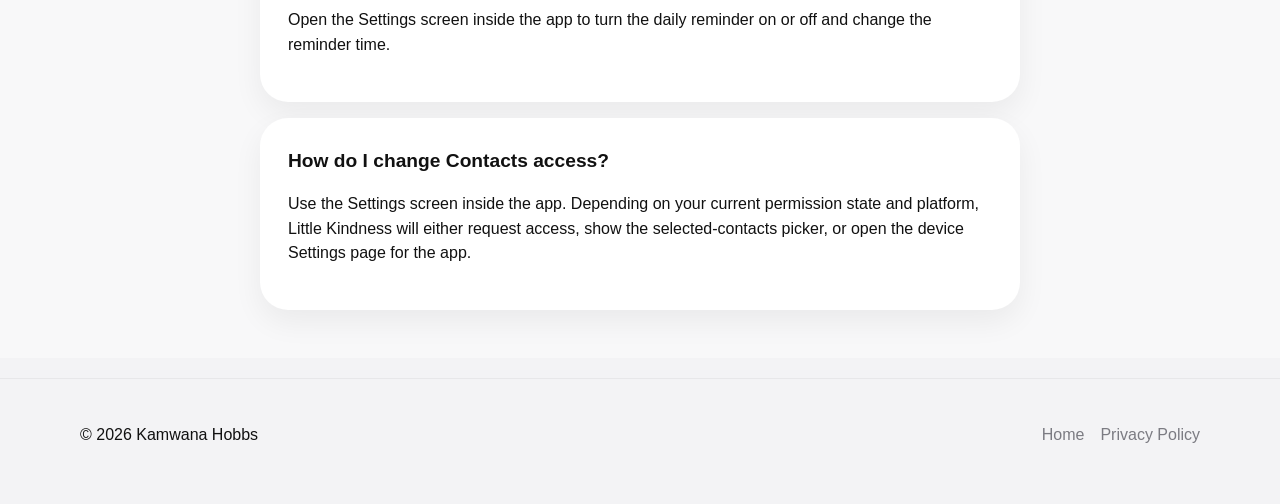
<file: little-kindness/support.html>
<!DOCTYPE html>

<html lang="en">
<head>
  <meta charset="UTF-8" />
  <meta name="viewport" content="width=device-width, initial-scale=1.0" />
  <title>Little Kindness Support</title>
  <meta name="description" content="Support for Little Kindness." />
  <link rel="stylesheet" href="styles.css" />
</head>
<body>
  <header class="site-header">
    <div class="container nav">
      <a href="index.html" class="brand">
        <img src="assets/little-kindness-icon.png" alt="Little Kindness app icon" class="brand-icon" />
        <span>Little Kindness</span>
      </a>
      <nav class="nav-links">
        <a href="index.html">Home</a>
        <a href="support.html">Support</a>
        <a href="privacy.html">Privacy</a>
      </nav>
    </div>
  </header>

  <main class="page-main">
    <section class="page-hero">
      <div class="container centered narrow">
        <img src="assets/little-kindness-logo.png" alt="Little Kindness logo" class="page-logo" />
        <h1>Support</h1>
        <p>
          If you need help with Little Kindness, we’re happy to help.
        </p>
      </div>
    </section>

<section class="section">
  <div class="container narrow">
    <div class="card">
      <h2>Contact</h2>
      <p>
        For support, questions, or feedback, please email:
      </p>
      <p>
        <a href="mailto:littlekindnessapp@outlook.com" class="text-link">littlekindnessapp@outlook.com</a>
      </p>
    </div>
  </div>
</section>

<section class="section alt-bg">
  <div class="container narrow">
    <h2>Frequently Asked Questions</h2>

    <div class="faq-item card">
      <h3>How does Little Kindness work?</h3>
      <p>
        Little Kindness previews a positive quote on the main screen. When you tap Send, the app picks a random contact and opens a pre-filled message composer. You review the message before anything is sent.
      </p>
    </div>

    <div class="faq-item card">
      <h3>Does the app send messages automatically?</h3>
      <p>
        No. Little Kindness prepares the message for you, but you confirm before it sends.
      </p>
    </div>

    <div class="faq-item card">
      <h3>Why does the app need access to Contacts?</h3>
      <p>
        The app uses your contacts to choose a random recipient for your message. Contacts access is managed by iOS and Android system permissions, and you can change that access at any time in Settings.
      </p>
    </div>

    <div class="faq-item card">
      <h3>Why does the app ask for notification permission?</h3>
      <p>
        If you enable reminders, Little Kindness can send a gentle daily reminder to open the app and share a little kindness.
      </p>
    </div>

    <div class="faq-item card">
      <h3>How do I change reminder settings?</h3>
      <p>
        Open the Settings screen inside the app to turn the daily reminder on or off and change the reminder time.
      </p>
    </div>

    <div class="faq-item card">
      <h3>How do I change Contacts access?</h3>
      <p>
        Use the Settings screen inside the app. Depending on your current permission state and platform, Little Kindness will either request access, show the selected-contacts picker, or open the device Settings page for the app.
      </p>
    </div>
  </div>
</section>

  </main>

  <footer class="site-footer">
    <div class="container footer-inner">
      <p>© 2026 Kamwana Hobbs</p>
      <div class="footer-links">
        <a href="index.html">Home</a>
        <a href="privacy.html">Privacy Policy</a>
      </div>
    </div>
  </footer>
</body>
</html>
</file>
<file: little-kindness/styles.css>
:root {
  --bg: #f3f3f5;
  --surface: #ffffff;
  --text: #111111;
  --muted: #7b7b82;
  --border: #e5e5e8;
  --brand-yellow: #f2c400;
  --brand-yellow-dark: #9a6500;
  --shadow: 0 12px 30px rgba(0, 0, 0, 0.06);
  --radius: 28px;
  --radius-sm: 18px;
  --max-width: 1120px;
}

* {
  box-sizing: border-box;
}

html {
  scroll-behavior: smooth;
}

body {
  margin: 0;
  font-family: -apple-system, BlinkMacSystemFont, "SF Pro Text", "Segoe UI", Roboto, Helvetica, Arial, sans-serif;
  background: var(--bg);
  color: var(--text);
  line-height: 1.55;
}

img {
  max-width: 100%;
  display: block;
}

a {
  color: inherit;
  text-decoration: none;
}

.container {
  width: min(var(--max-width), calc(100% - 32px));
  margin: 0 auto;
}

.narrow {
  width: min(760px, calc(100% - 32px));
  margin: 0 auto;
}

.centered {
  text-align: center;
}

.site-header {
  position: sticky;
  top: 0;
  z-index: 10;
  background: rgba(243, 243, 245, 0.92);
  backdrop-filter: blur(14px);
  border-bottom: 1px solid rgba(0, 0, 0, 0.04);
}

.nav {
  display: flex;
  align-items: center;
  justify-content: space-between;
  padding: 16px 0;
  gap: 20px;
}

.brand {
  display: inline-flex;
  align-items: center;
  gap: 12px;
  font-weight: 700;
  font-size: 1.1rem;
}

.brand-icon {
  width: 40px;
  height: 40px;
  border-radius: 10px;
}

.nav-links {
  display: flex;
  gap: 18px;
  flex-wrap: wrap;
}

.nav-links a {
  color: var(--muted);
  font-weight: 600;
}

.nav-links a:hover,
.footer-links a:hover,
.text-link:hover {
  text-decoration: underline;
}

.hero {
  padding: 60px 0 40px;
}

.hero-grid {
  display: grid;
  grid-template-columns: 1.1fr 0.9fr;
  gap: 40px;
  align-items: center;
}

.hero-logo {
  max-width: 420px;
  margin-bottom: 24px;
}

.hero-copy h1 {
  font-size: clamp(2.2rem, 5vw, 3.75rem);
  line-height: 1.04;
  margin: 0 0 14px;
}

.hero-subtitle {
  font-size: 1.25rem;
  color: var(--muted);
  margin-bottom: 18px;
}

.button-row {
  display: flex;
  gap: 14px;
  flex-wrap: wrap;
  margin: 28px 0 14px;
}

.btn {
  display: inline-flex;
  align-items: center;
  justify-content: center;
  min-height: 54px;
  padding: 0 22px;
  border-radius: 999px;
  font-weight: 700;
  transition: transform 0.15s ease, opacity 0.15s ease;
}

.btn:hover {
  transform: translateY(-1px);
}

.btn-primary {
  background: var(--brand-yellow);
  color: #4f4100;
}

.btn-secondary {
  background: var(--surface);
  color: var(--text);
  border: 1px solid var(--border);
}

.small-note {
  color: var(--muted);
  font-size: 0.95rem;
}

.phone-frame {
  background: #111;
  border-radius: 42px;
  padding: 14px;
  box-shadow: var(--shadow);
  max-width: 410px;
  margin: 0 auto;
}

.phone-screen {
  background: var(--bg);
  border-radius: 30px;
  min-height: 760px;
  padding: 28px 24px 30px;
  display: flex;
  flex-direction: column;
  align-items: center;
}

.mock-header {
  font-weight: 700;
  font-size: 1.65rem;
  margin-top: 8px;
}

.mock-quote {
  margin: auto 0;
  text-align: center;
  max-width: 310px;
}

.quote-text {
  font-size: 2rem;
  line-height: 1.18;
  margin: 0 0 16px;
}

.quote-author {
  font-size: 1.15rem;
  color: var(--muted);
  margin: 0;
}

.mock-button {
  width: 100%;
  background: var(--brand-yellow);
  color: #675100;
  border-radius: 999px;
  min-height: 86px;
  display: flex;
  align-items: center;
  justify-content: center;
  font-size: 2rem;
  font-weight: 700;
  margin-top: auto;
}

.mock-footer {
  margin-top: 24px;
  text-align: center;
  color: var(--muted);
  font-size: 1rem;
}

.section {
  padding: 48px 0;
}

.alt-bg {
  background: rgba(255, 255, 255, 0.4);
}

.section h2,
.page-hero h1 {
  font-size: clamp(1.8rem, 4vw, 2.6rem);
  margin: 0 0 20px;
}

.card-grid {
  display: grid;
  gap: 20px;
}

.three-up {
  grid-template-columns: repeat(3, minmax(0, 1fr));
}

.two-up {
  grid-template-columns: repeat(2, minmax(0, 1fr));
}

.card {
  background: var(--surface);
  border-radius: var(--radius);
  padding: 28px;
  box-shadow: var(--shadow);
}

.card h3 {
  margin-top: 0;
  margin-bottom: 10px;
  font-size: 1.2rem;
}

.feature-list {
  margin: 0;
  padding-left: 20px;
}

.feature-list li + li {
  margin-top: 8px;
}

.page-main {
  padding-top: 24px;
}

.page-hero {
  padding: 30px 0 12px;
}

.page-logo {
  max-width: 360px;
  margin: 0 auto 18px;
}

.legal-card h2 {
  margin-top: 30px;
  margin-bottom: 10px;
  font-size: 1.2rem;
}

.faq-item + .faq-item {
  margin-top: 16px;
}

.text-link {
  color: var(--brand-yellow-dark);
  font-weight: 600;
}

.site-footer {
  padding: 28px 0 40px;
  border-top: 1px solid rgba(0, 0, 0, 0.05);
  margin-top: 20px;
}

.footer-inner {
  display: flex;
  justify-content: space-between;
  align-items: center;
  gap: 20px;
  flex-wrap: wrap;
}

.footer-links {
  display: flex;
  gap: 16px;
}

.footer-links a {
  color: var(--muted);
}

@media (max-width: 900px) {
  .hero-grid,
  .three-up,
  .two-up {
    grid-template-columns: 1fr;
  }

  .hero {
    padding-top: 36px;
  }

  .hero-copy {
    text-align: center;
  }

  .hero-logo {
    margin-left: auto;
    margin-right: auto;
  }

  .button-row {
    justify-content: center;
  }

  .phone-frame {
    max-width: 420px;
  }
}

@media (max-width: 600px) {
  .nav {
    flex-direction: column;
    align-items: flex-start;
  }

  .nav-links {
    gap: 14px;
  }

  .quote-text {
    font-size: 1.55rem;
  }

  .mock-button {
    min-height: 72px;
    font-size: 1.6rem;
  }

  .card,
  .phone-screen {
    padding: 22px;
  }
}
</file>
